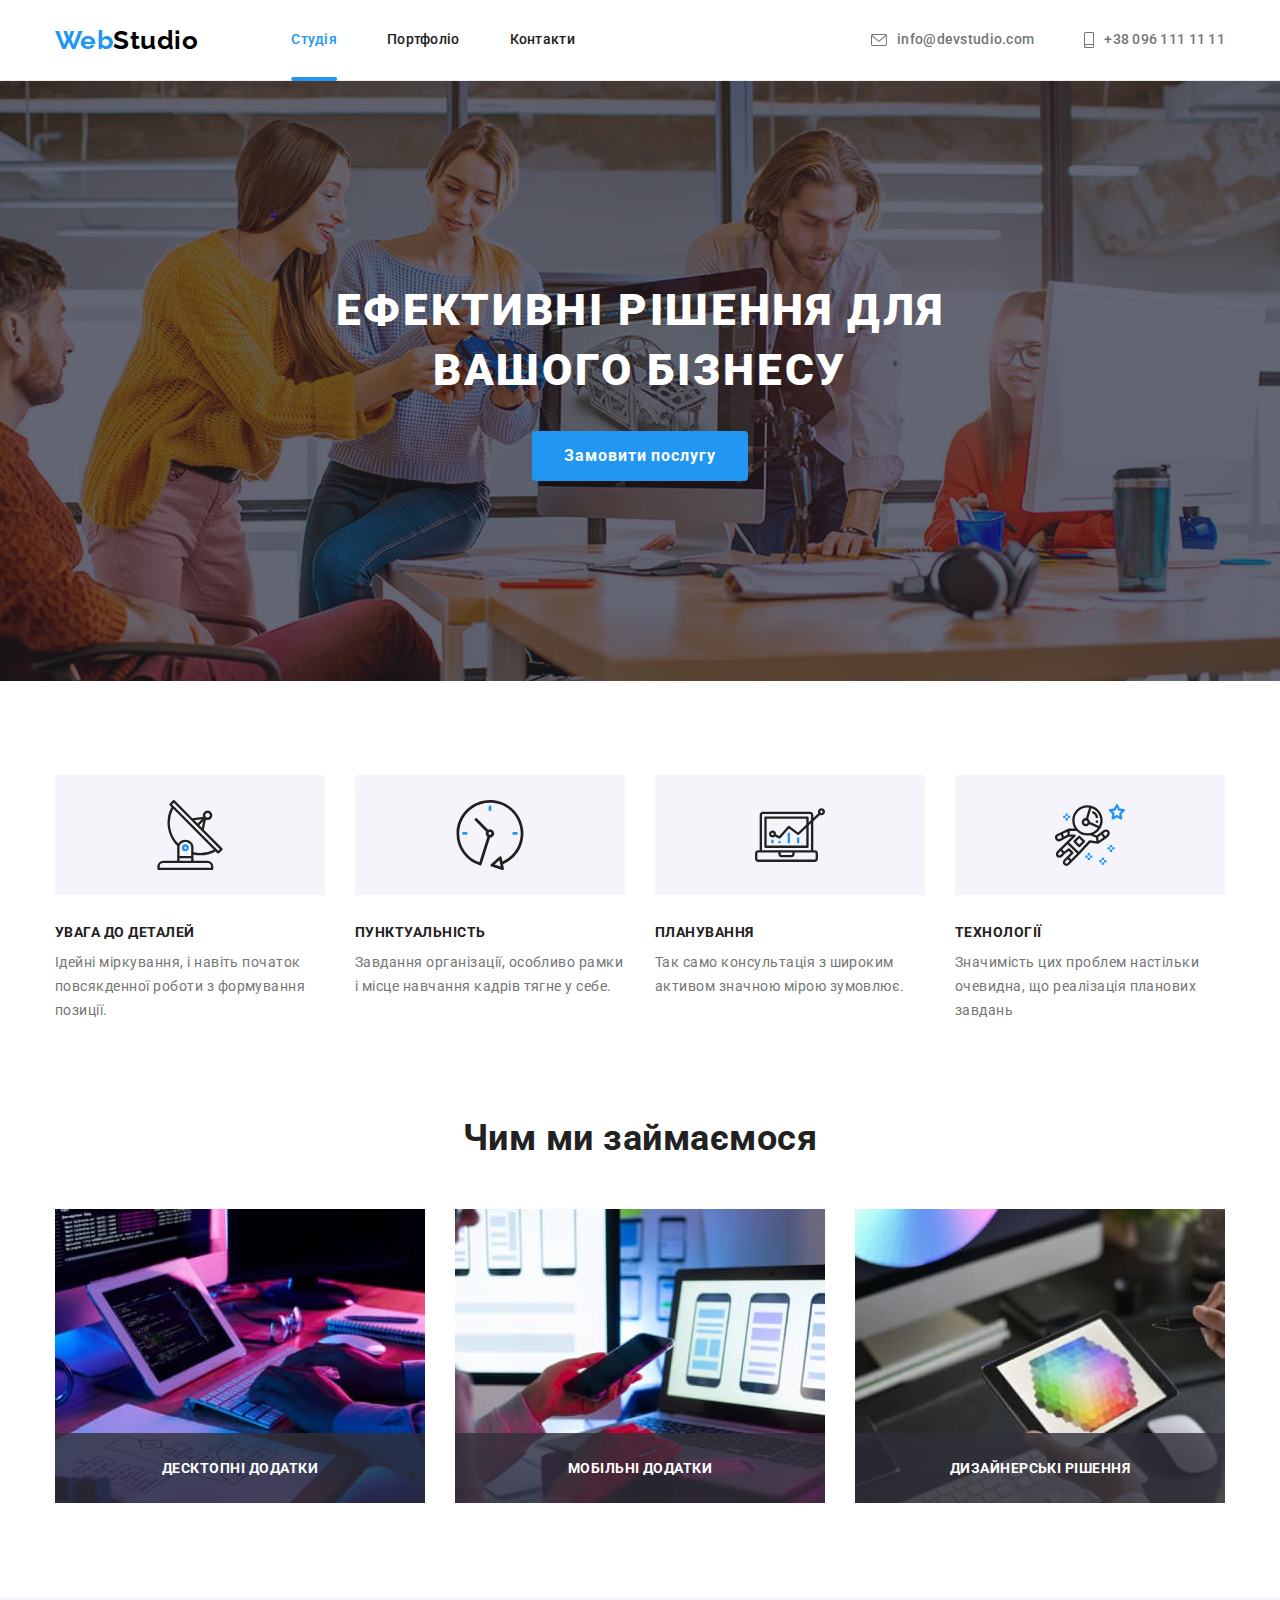
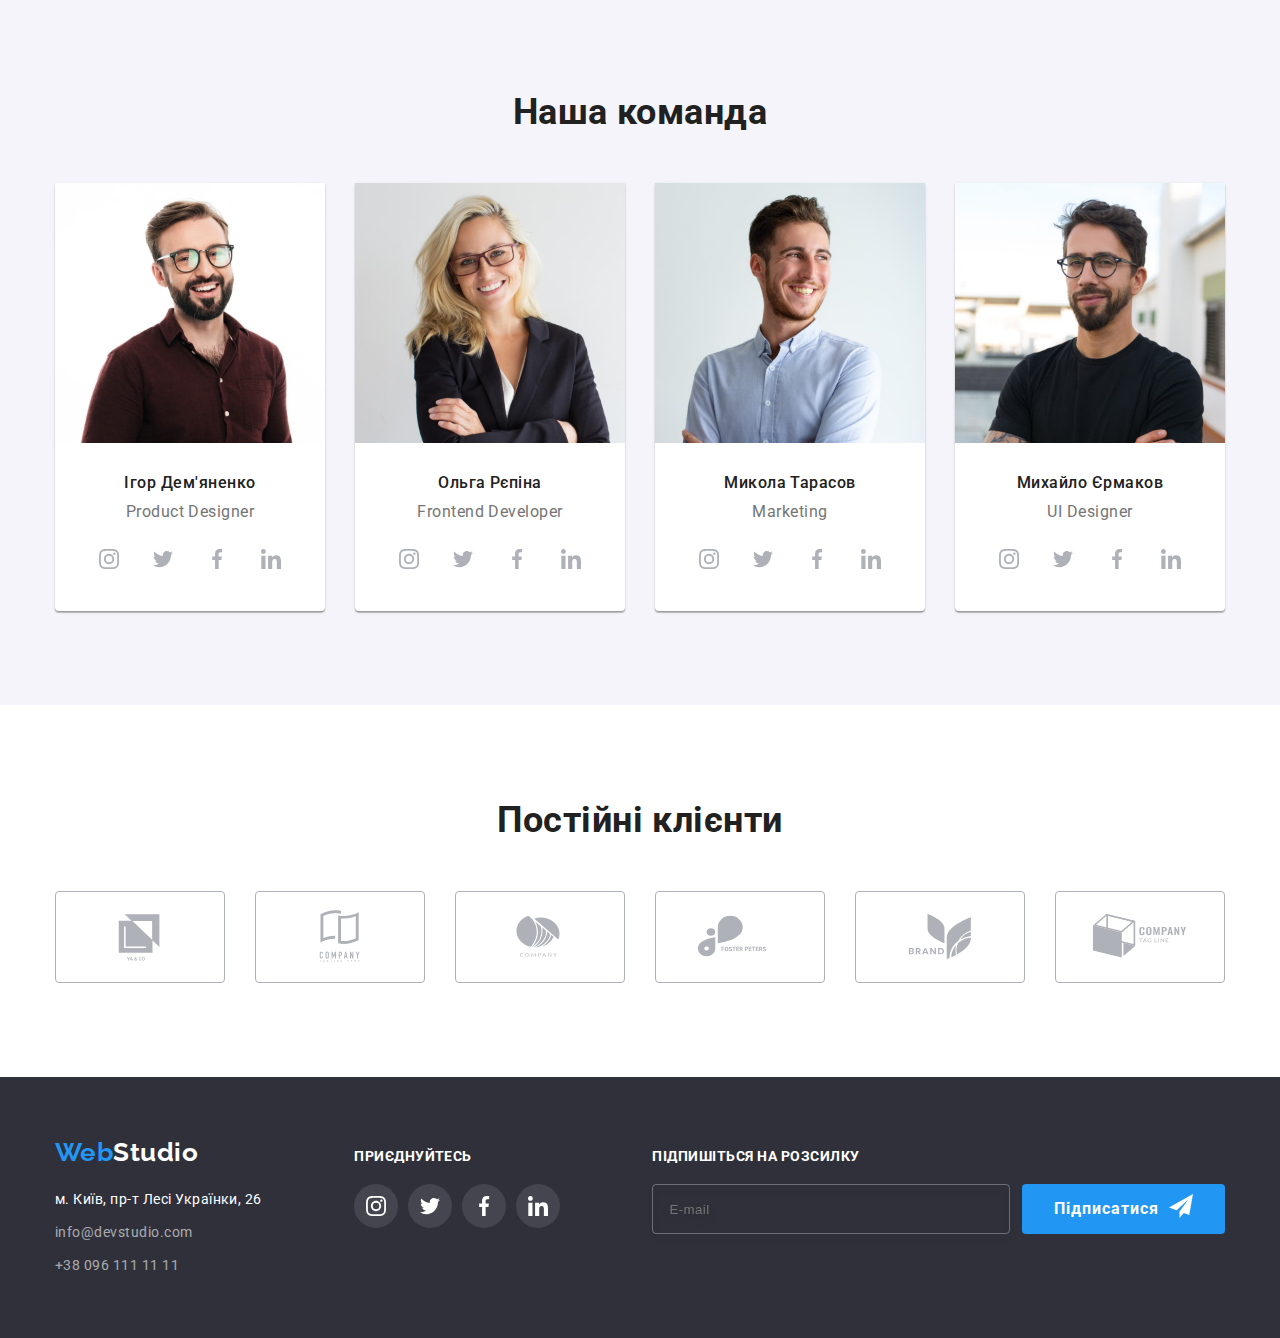
<file: index.html>
<!DOCTYPE html>
<html lang="uk">
  <head>
    <meta charset="UTF-8" />
    <meta
      http-equiv="X-UA-Compatible"
      content="IE=edge"
    />
    <meta
      name="viewport"
      content="width=device-width, initial-scale=1.0"
    />
    <title lang="en">WebStudio</title>
    <link
      href="https://fonts.googleapis.com/css2?family=Raleway:wght@700&family=Roboto:wght@400;500;700;900&display=swap"
      rel="stylesheet"
    />
    <link
      rel="stylesheet"
      href="https://cdnjs.cloudflare.com/ajax/libs/modern-normalize/1.1.0/modern-normalize.min.css"
      integrity="sha512-wpPYUAdjBVSE4KJnH1VR1HeZfpl1ub8YT/NKx4PuQ5NmX2tKuGu6U/JRp5y+Y8XG2tV+wKQpNHVUX03MfMFn9Q=="
      crossorigin="anonymous"
      referrerpolicy="no-referrer"
    />
    <link
      rel="stylesheet"
      href="./css/styles.css"
    />
  </head>
  <body>
    <!--Шапка сайту -->
    <header class="header">
      <div class="header-container container">
        <a
          class="logo"
          href="/"
          lang="en"
          >Web<span class="logo-black">Studio</span></a
        >
        <nav class="header-nav">
          <ul class="header-list list">
            <li class="item">
              <a
                href=""
                class="link current"
                >Студія</a
              >
            </li>
            <li class="item">
              <a
                href="./portfolio.html"
                class="link"
                >Портфоліо</a
              >
            </li>
            <li class="item">
              <a
                href=""
                class="link"
                >Контакти</a
              >
            </li>
          </ul>
        </nav>

        <ul class="contacts list">
          <li class="item">
            <a
              href="mailto:info@devstudio.com"
              class="contact"
            >
              <svg
                class="header-icon"
                width="16"
                height="12"
              >
                <use href="./images/icons.svg#icon-envelope"></use>
              </svg>
              info@devstudio.com</a
            >
          </li>
          <li class="item">
            <a
              href="tel:+380961111111"
              class="contact"
            >
              <svg
                class="header-icon"
                width="10"
                height="16"
              >
                <use href="./images/icons.svg#icon-smartphone"></use>
              </svg>
              +38 096 111 11 11</a
            >
          </li>
        </ul>
      </div>
    </header>

    <main>
      <!-- Герой -->

      <section class="hero">
        <h1 class="hero-title">Ефективні рішення для вашого бізнесу</h1>
        <button
          type="button"
          class="button primary"
          data-modal-open
        >
          Замовити послугу
        </button>
      </section>

      <!-- Переваги -->
      <section class="section feature">
        <div class="container">
          <h2 class="visually-hidden">Особливості</h2>

          <ul class="features list">
            <li class="item">
              <div class="feature-picture">
                <svg
                  class="feature-icon"
                  width="70"
                  height="70"
                >
                  <use href="./images/icons.svg#icon-antenna-1"></use>
                </svg>
              </div>
              <h3 class="title">Увага до деталей</h3>
              <p class="text">
                Ідейні міркування, і навіть початок повсякденної роботи з
                формування позиції.
              </p>
            </li>
            <li class="item">
              <div class="feature-picture">
                <svg
                  class="feature-icon"
                  width="70"
                  height="70"
                >
                  <use href="./images/icons.svg#icon-clock-1"></use>
                </svg>
              </div>
              <h3 class="title">Пунктуальність</h3>
              <p class="text">
                Завдання організації, особливо рамки і місце навчання кадрів
                тягне у себе.
              </p>
            </li>
            <li class="item">
              <div class="feature-picture">
                <svg
                  class="feature-icon"
                  width="70"
                  height="70"
                >
                  <use href="./images/icons.svg#icon-diagram-1"></use>
                </svg>
              </div>
              <h3 class="title">Планування</h3>
              <p class="text">
                Так само консультація з широким активом значною мірою зумовлює.
              </p>
            </li>
            <li class="item">
              <div class="feature-picture">
                <svg
                  class="feature-icon"
                  width="70"
                  height="70"
                >
                  <use href="./images/icons.svg#icon-astronaut-1"></use>
                </svg>
              </div>
              <h3 class="title">Технології</h3>
              <p class="text">
                Значимість цих проблем настільки очевидна, що реалізація
                планових завдань
              </p>
            </li>
          </ul>
        </div>
      </section>

      <!-- Чим ми займаємося -->
      <section class="section">
        <div class="container">
          <h2 class="section-title">Чим ми займаємося</h2>

          <ul class="activities list">
            <li class="item">
              <img
                src="./images/img1.jpg"
                alt="фото-1"
                width="370"
              />
              <div class="overlay">
                <p class="overlay-text">Десктопні додатки</p>
              </div>
            </li>
            <li class="item">
              <img
                src="./images/img2.jpg"
                alt="фото-2"
                width="370"
              />
              <div class="overlay">
                <p class="overlay-text">Мобільні додатки</p>
              </div>
            </li>
            <li class="item">
              <img
                src="./images/img3.jpg"
                alt="фото-3"
                width="370"
              />
              <div class="overlay">
                <p class="overlay-text">Дизайнерські рішення</p>
              </div>
            </li>
          </ul>
        </div>
      </section>

      <!-- Команда -->
      <section class="team-section section">
        <div class="container">
          <h2 class="section-title">Наша команда</h2>

          <ul class="team list">
            <li class="background">
              <img
                src="./images/igor_demyanenko.jpg"
                alt="Ігор Дем'яненко"
                width="270"
              />
              <div class="team-wrapper">
                <h3 class="title">Ігор Дем'яненко</h3>
                <p
                  lang="en"
                  class="text"
                >
                  Product Designer
                </p>
                <ul class="socials list">
                  <li class="socials-item">
                    <a
                      class="socials-link link"
                      href=""
                      target="_blank"
                      rel="noopener norefferer"
                      aria-label="Instagram icon"
                    >
                      <svg
                        class="socials-icon"
                        width="20"
                        height="20"
                      >
                        <use href="./images/icons.svg#icon-instagram-2"></use>
                      </svg>
                    </a>
                  </li>
                  <li class="socials-item">
                    <a
                      class="socials-link link"
                      href=""
                      target="_blank"
                      rel="noopener norefferer"
                      aria-label="Twitter icon"
                    >
                      <svg
                        class="socials-icon"
                        width="20"
                        height="20"
                      >
                        <use href="./images/icons.svg#icon-twitter-1"></use>
                      </svg>
                    </a>
                  </li>
                  <li class="socials-item">
                    <a
                      class="socials-link link"
                      href=""
                      target="_blank"
                      rel="noopener norefferer"
                      aria-label="Facebook icon"
                    >
                      <svg
                        class="socials-icon"
                        width="20"
                        height="20"
                      >
                        <use href="./images/icons.svg#icon-facebook-1"></use>
                      </svg>
                    </a>
                  </li>
                  <li class="socials-item">
                    <a
                      class="socials-link link"
                      href=""
                      target="_blank"
                      rel="noopener norefferer"
                      aria-label="Linkedin icon"
                    >
                      <svg
                        class="socials-icon"
                        width="20"
                        height="20"
                      >
                        <use href="./images/icons.svg#icon-linkedin-1"></use>
                      </svg>
                    </a>
                  </li>
                </ul>
              </div>
            </li>
            <li class="background">
              <img
                src="./images/olga_repina.jpg"
                alt="Ольга Рєпіна"
                width="270"
              />
              <div class="team-wrapper">
                <h3 class="title">Ольга Рєпіна</h3>
                <p
                  lang="en"
                  class="text"
                >
                  Frontend Developer
                </p>
                <ul class="socials list">
                  <li class="socials-item">
                    <a
                      class="socials-link link"
                      href=""
                      target="_blank"
                      rel="noopener norefferer"
                      aria-label="Instagram icon"
                    >
                      <svg
                        class="socials-icon"
                        width="20"
                        height="20"
                      >
                        <use href="./images/icons.svg#icon-instagram-2"></use>
                      </svg>
                    </a>
                  </li>
                  <li class="socials-item">
                    <a
                      class="socials-link link"
                      href=""
                      target="_blank"
                      rel="noopener norefferer"
                      aria-label="Twitter icon"
                    >
                      <svg
                        class="socials-icon"
                        width="20"
                        height="20"
                      >
                        <use href="./images/icons.svg#icon-twitter-1"></use>
                      </svg>
                    </a>
                  </li>
                  <li class="socials-item">
                    <a
                      class="socials-link link"
                      href=""
                      target="_blank"
                      rel="noopener norefferer"
                      aria-label="Facebook icon"
                    >
                      <svg
                        class="socials-icon"
                        width="20"
                        height="20"
                      >
                        <use href="./images/icons.svg#icon-facebook-1"></use>
                      </svg>
                    </a>
                  </li>
                  <li class="socials-item">
                    <a
                      class="socials-link link"
                      href=""
                      target="_blank"
                      rel="noopener norefferer"
                      aria-label="Linkedin icon"
                    >
                      <svg
                        class="socials-icon"
                        width="20"
                        height="20"
                      >
                        <use href="./images/icons.svg#icon-linkedin-1"></use>
                      </svg>
                    </a>
                  </li>
                </ul>
              </div>
            </li>
            <li class="background">
              <img
                src="./images/mykola_tarasov.jpg"
                alt="Микола Тарасов"
                width="270"
              />
              <div class="team-wrapper">
                <h3 class="title">Микола Тарасов</h3>
                <p
                  lang="en"
                  class="text"
                >
                  Marketing
                </p>
                <ul class="socials list">
                  <li class="socials-item">
                    <a
                      class="socials-link link"
                      href=""
                      target="_blank"
                      rel="noopener norefferer"
                      aria-label="Instagram icon"
                    >
                      <svg
                        class="socials-icon"
                        width="20"
                        height="20"
                      >
                        <use href="./images/icons.svg#icon-instagram-2"></use>
                      </svg>
                    </a>
                  </li>
                  <li class="socials-item">
                    <a
                      class="socials-link link"
                      href=""
                      target="_blank"
                      rel="noopener norefferer"
                      aria-label="Twitter icon"
                    >
                      <svg
                        class="socials-icon"
                        width="20"
                        height="20"
                      >
                        <use href="./images/icons.svg#icon-twitter-1"></use>
                      </svg>
                    </a>
                  </li>
                  <li class="socials-item">
                    <a
                      class="socials-link link"
                      href=""
                      target="_blank"
                      rel="noopener norefferer"
                      aria-label="Facebook icon"
                    >
                      <svg
                        class="socials-icon"
                        width="20"
                        height="20"
                      >
                        <use href="./images/icons.svg#icon-facebook-1"></use>
                      </svg>
                    </a>
                  </li>
                  <li class="socials-item">
                    <a
                      class="socials-link link"
                      href=""
                      target="_blank"
                      rel="noopener norefferer"
                      aria-label="Linkedin icon"
                    >
                      <svg
                        class="socials-icon"
                        width="20"
                        height="20"
                      >
                        <use href="./images/icons.svg#icon-linkedin-1"></use>
                      </svg>
                    </a>
                  </li>
                </ul>
              </div>
            </li>
            <li class="background">
              <img
                src="./images/myhaylo_yermakov.jpg"
                alt="Михайло Єрмаков"
                width="270"
              />
              <div class="team-wrapper">
                <h3 class="title">Михайло Єрмаков</h3>
                <p
                  lang="en"
                  class="text"
                >
                  UI Designer
                </p>
                <ul class="socials list">
                  <li class="socials-item">
                    <a
                      class="socials-link link"
                      href=""
                      target="_blank"
                      rel="noopener norefferer"
                      aria-label="Instagram icon"
                    >
                      <svg
                        class="socials-icon"
                        width="20"
                        height="20"
                      >
                        <use href="./images/icons.svg#icon-instagram-2"></use>
                      </svg>
                    </a>
                  </li>
                  <li class="socials-item">
                    <a
                      class="socials-link link"
                      href=""
                      target="_blank"
                      rel="noopener norefferer"
                      aria-label="Twitter icon"
                    >
                      <svg
                        class="socials-icon"
                        width="20"
                        height="20"
                      >
                        <use href="./images/icons.svg#icon-twitter-1"></use>
                      </svg>
                    </a>
                  </li>
                  <li class="socials-item">
                    <a
                      class="socials-link link"
                      href=""
                      target="_blank"
                      rel="noopener norefferer"
                      aria-label="Facebook icon"
                    >
                      <svg
                        class="socials-icon"
                        width="20"
                        height="20"
                      >
                        <use href="./images/icons.svg#icon-facebook-1"></use>
                      </svg>
                    </a>
                  </li>
                  <li class="socials-item">
                    <a
                      class="socials-link link"
                      href=""
                      target="_blank"
                      rel="noopener norefferer"
                      aria-label="Linkedin icon"
                    >
                      <svg
                        class="socials-icon"
                        width="20"
                        height="20"
                      >
                        <use href="./images/icons.svg#icon-linkedin-1"></use>
                      </svg>
                    </a>
                  </li>
                </ul>
              </div>
            </li>
          </ul>
        </div>
      </section>

      <!-- Постійні клієнти -->
      <section class="clients-section section">
        <div class="container">
          <h2 class="section-title">Постійні клієнти</h2>

          <ul class="clients list">
            <li class="clients-item">
              <a
                class="clients-link link"
                href=""
                target="_blank"
                rel="noopener norefferer"
                aria-label="Company-1"
              >
                <svg
                  class="clients-icon"
                  width="106"
                  height="60"
                >
                  <use href="./images/icons.svg#icon-Logo"></use>
                </svg>
              </a>
            </li>
            <li class="clients-item">
              <a
                class="clients-link link"
                href=""
                target="_blank"
                rel="noopener norefferer"
                aria-label="Company-2"
              >
                <svg
                  class="clients-icon"
                  width="106"
                  height="60"
                >
                  <use href="./images/icons.svg#icon-Logo2"></use>
                </svg>
              </a>
            </li>
            <li class="clients-item">
              <a
                class="clients-link link"
                href=""
                target="_blank"
                rel="noopener norefferer"
                aria-label="Company-3"
              >
                <svg
                  class="clients-icon"
                  width="106"
                  height="60"
                >
                  <use href="./images/icons.svg#icon-Logo3"></use>
                </svg>
              </a>
            </li>
            <li class="clients-item">
              <a
                class="clients-link link"
                href=""
                target="_blank"
                rel="noopener norefferer"
                aria-label="Company-4"
              >
                <svg
                  class="clients-icon"
                  width="106"
                  height="60"
                >
                  <use href="./images/icons.svg#icon-Logo4"></use>
                </svg>
              </a>
            </li>
            <li class="clients-item">
              <a
                class="clients-link link"
                href=""
                target="_blank"
                rel="noopener norefferer"
                aria-label="Company-5"
              >
                <svg
                  class="clients-icon"
                  width="106"
                  height="60"
                >
                  <use href="./images/icons.svg#icon-Logo5"></use>
                </svg>
              </a>
            </li>
            <li class="clients-item">
              <a
                class="clients-link link"
                href=""
                target="_blank"
                rel="noopener norefferer"
                aria-label="Company-6"
              >
                <svg
                  class="clients-icon"
                  width="106"
                  height="60"
                >
                  <use href="./images/icons.svg#icon-Logo6"></use>
                </svg>
              </a>
            </li>
          </ul>
        </div>
      </section>
    </main>

    <!-- Футер -->
    <footer class="footer">
      <div class="footer-container container">
        <div class="footer-main">
          <a
            class="logo"
            href="/"
            lang="en"
            >Web<span class="logo-white">Studio</span></a
          >
          <address>
            <ul class="list">
              <li class="footer-contacts">
                <a
                  href="https://goo.gl/maps/eDqH51peNd15KizH9"
                  target="_blank"
                  class="address"
                  rel="noopener norefferer nofollow"
                  >м. Київ, пр-т Лесі Українки, 26</a
                >
              </li>
              <li class="footer-contacts">
                <a
                  href="mailto:info@devstudio.com"
                  class="link"
                >
                  info@devstudio.com</a
                >
              </li>
              <li class="footer-contacts">
                <a
                  href="tel:+380961111111"
                  class="link"
                >
                  +38 096 111 11 11</a
                >
              </li>
            </ul>
          </address>
        </div>
        <div class="footer-socials">
          <p class="footer-join">Приєднуйтесь</p>
          <ul class="socials list">
            <li class="footer-socials-item">
              <a
                class="footer-socials-link link"
                href=""
                target="_blank"
                rel="noopener norefferer"
                aria-label="Instagram icon"
              >
                <svg
                  class="socials-icon"
                  width="20"
                  height="20"
                >
                  <use href="./images/icons.svg#icon-instagram-2"></use>
                </svg>
              </a>
            </li>
            <li class="footer-socials-item">
              <a
                class="footer-socials-link link"
                href=""
                target="_blank"
                rel="noopener norefferer"
                aria-label="Twitter icon"
              >
                <svg
                  class="socials-icon"
                  width="20"
                  height="20"
                >
                  <use href="./images/icons.svg#icon-twitter-1"></use>
                </svg>
              </a>
            </li>
            <li class="footer-socials-item">
              <a
                class="footer-socials-link link"
                href=""
                target="_blank"
                rel="noopener norefferer"
                aria-label="Facebook icon"
              >
                <svg
                  class="socials-icon"
                  width="20"
                  height="20"
                >
                  <use href="./images/icons.svg#icon-facebook-1"></use>
                </svg>
              </a>
            </li>
            <li class="footer-socials-item">
              <a
                class="footer-socials-link link"
                href=""
                target="_blank"
                rel="noopener norefferer"
                aria-label="Linkedin icon"
              >
                <svg
                  class="socials-icon"
                  width="20"
                  height="20"
                >
                  <use href="./images/icons.svg#icon-linkedin-1"></use>
                </svg>
              </a>
            </li>
          </ul>
        </div>
        <div class="container-subscribe">
          <p class="footer-subscribe">Підпишіться на розсилку</p>
          <form
            name="subscribe"
            action=""
          >
            <div class="subscribe-group">
              <input
                class="email-input"
                type="email"
                name="user_email"
                placeholder="E-mail"
              />
              <button
                class="button email-btn"
                type="submit"
                aria-label="Підписатися"
              >
                Підписатися
                <svg
                  class="button-icon"
                  width="24"
                  height="24"
                >
                  <use href="./images/icons.svg#icon-icon-send"></use>
                </svg>
              </button>
            </div>
          </form>
        </div>
      </div>
    </footer>

    <!-- Modal window -->
    <div
      class="backdrop is-hidden"
      data-modal
    >
      <div class="modal">
        <button
          class="modal-btn"
          data-modal-close
        >
          <svg
            class="modal-icon"
            width="18"
            height="18"
          >
            <use href="./images/icons.svg#icon-close-black"></use>
          </svg>
        </button>
        <strong class="modal-label"
          >Залиште свої дані, ми вам передзвонимо</strong
        >
        <form
          class="modal-form"
          name="modal_form"
        >
          <div
            class="modal-form-group"
            role="group"
          >
            <label
              class="modal-form-label"
              for="user_name"
              >Ім'я</label
            >
            <div class="modal-form-wrapper">
              <input
                class="modal-form-field"
                type="text"
                name="user_name"
                id="user_name"
              />
              <svg
                class="modal-form-icon"
                width="18"
                height="18"
              >
                <use href="./images/icons.svg#icon-person"></use>
              </svg>
            </div>

            <label
              class="modal-form-label"
              for="user_phone"
              >Телефон</label
            >
            <div class="modal-form-wrapper">
              <input
                class="modal-form-field"
                type="tel"
                name="user_phone"
                id="user_phone"
              />
              <svg
                class="modal-form-icon"
                width="18"
                height="18"
              >
                <use href="./images/icons.svg#icon-phone"></use>
              </svg>
            </div>

            <label
              class="modal-form-label"
              for="user_email"
              >Пошта</label
            >
            <div class="modal-form-wrapper">
              <input
                class="modal-form-field"
                type="email"
                name="user_email"
                id="user_email"
              />
              <svg
                class="modal-form-icon"
                width="18"
                height="18"
              >
                <use href="./images/icons.svg#icon-email"></use>
              </svg>
            </div>

            <label
              class="modal-form-label"
              for="user_message"
              >Коментар</label
            >
            <textarea
              class="modal-form-message"
              name="user_message"
              id="user_message"
              rows="7"
              placeholder="Введіть текст"
            ></textarea>
          </div>

          <div
            class="modal-form-agreement"
            role="group"
          >
            <input
              class="modal-form-checkbox"
              type="checkbox"
              id="user_agreement"
            />
            <label
              class="modal-form-agreement-desc"
              for="user_agreement"
              >Погоджуюся з розсилкою та приймаю
              <a
                class="modal-form-agreement-link"
                href=""
                >Умови договору</a
              ></label
            >
          </div>
          <button
            class="modal-form-btn button"
            type="submit"
          >
            Відправити
          </button>
        </form>
      </div>
    </div>

    <script src="./js/modal.js"></script>
  </body>
</html>
</file>
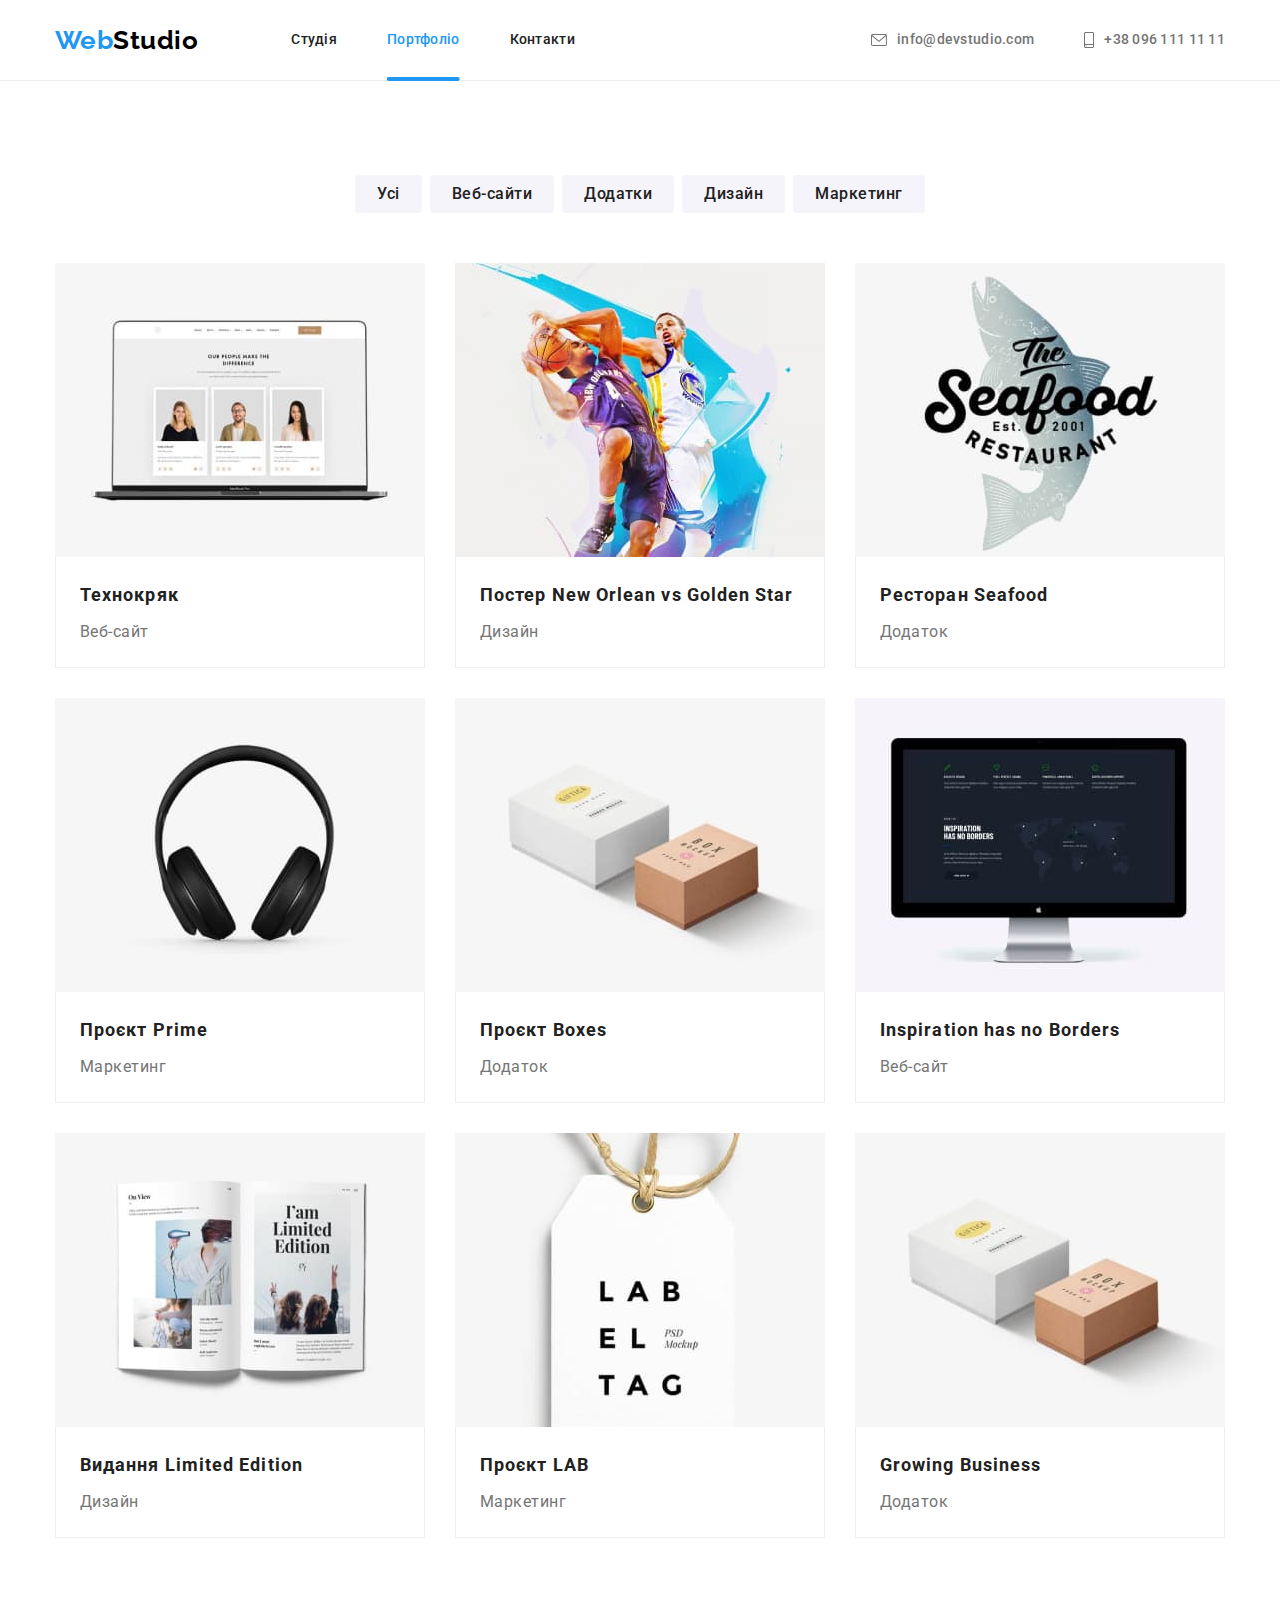
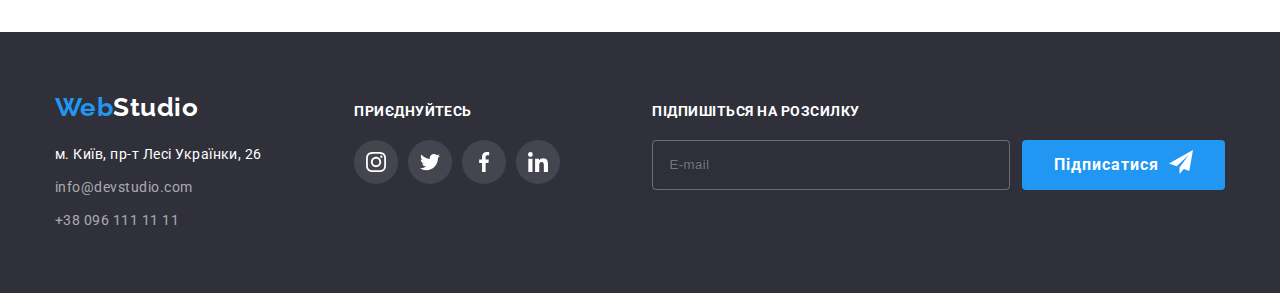
<file: portfolio.html>
<!DOCTYPE html>
<html lang="uk">
  <head>
    <meta charset="UTF-8" />
    <meta
      http-equiv="X-UA-Compatible"
      content="IE=edge"
    />
    <meta
      name="viewport"
      content="width=device-width, initial-scale=1.0"
    />
    <title lang="en">Portfolio</title>
    <link
      href="https://fonts.googleapis.com/css2?family=Raleway:wght@700&family=Roboto:wght@400;500;700;900&display=swap"
      rel="stylesheet"
    />
    <link
      rel="stylesheet"
      href="https://cdnjs.cloudflare.com/ajax/libs/modern-normalize/1.1.0/modern-normalize.min.css"
      integrity="sha512-wpPYUAdjBVSE4KJnH1VR1HeZfpl1ub8YT/NKx4PuQ5NmX2tKuGu6U/JRp5y+Y8XG2tV+wKQpNHVUX03MfMFn9Q=="
      crossorigin="anonymous"
      referrerpolicy="no-referrer"
    />
    <link
      rel="stylesheet"
      href="./css/styles.css"
    />
  </head>
  <body>
    <!--Шапка сайту -->
    <header class="header">
      <div class="header-container container">
        <a
          class="logo"
          href="/"
          lang="en"
          >Web<span class="logo-black">Studio</span></a
        >
        <nav class="header-nav">
          <ul class="header-list list">
            <li class="item">
              <a
                href="./index.html"
                class="link"
                >Студія</a
              >
            </li>
            <li class="item">
              <a
                href=""
                class="link current"
                >Портфоліо</a
              >
            </li>
            <li class="item">
              <a
                href=""
                class="link"
                >Контакти</a
              >
            </li>
          </ul>
        </nav>

        <ul class="contacts list">
          <li class="item">
            <a
              href="mailto:info@devstudio.com"
              class="contact"
            >
              <svg
                class="header-icon"
                width="16"
                height="12"
              >
                <use href="./images/icons.svg#icon-envelope"></use>
              </svg>
              info@devstudio.com</a
            >
          </li>
          <li class="item">
            <a
              href="tel:+380961111111"
              class="contact"
            >
              <svg
                class="header-icon"
                width="10"
                height="16"
              >
                <use href="./images/icons.svg#icon-smartphone"></use>
              </svg>
              +38 096 111 11 11</a
            >
          </li>
        </ul>
      </div>
    </header>

    <main>
      <section class="section">
        <div class="container">
          <h1 class="visually-hidden">Наші проекти</h1>
          <!-- Фільтр -->
          <ul class="filter list">
            <li class="item">
              <button
                class="button"
                type="button"
              >
                Усі
              </button>
            </li>
            <li class="item">
              <button
                class="button"
                type="button"
              >
                Веб-сайти
              </button>
            </li>
            <li class="item">
              <button
                class="button"
                type="button"
              >
                Додатки
              </button>
            </li>
            <li class="item">
              <button
                class="button"
                type="button"
              >
                Дизайн
              </button>
            </li>
            <li class="item">
              <button
                class="button"
                type="button"
              >
                Маркетинг
              </button>
            </li>
          </ul>

          <!-- Портфоліо -->

          <ul class="projects list">
            <li class="element">
              <a
                href=""
                class="project"
              >
                <div class="project-image">
                  <img
                    src="./images/portfolio1.jpg"
                    alt="Технокряк"
                    width="370"
                  />
                  <div class="overlay-project">
                    <p class="overlay-project-text">
                      Ресурс пропонує комплексні пропозиції з різним рівнем
                      функціоналу та сервісів. Все це дозволить відвідувачу
                      отримати вичерпні відомості про компанію чи приватну
                      особу.
                    </p>
                  </div>
                </div>
                <div class="project-wrapper">
                  <h2 class="title">Технокряк</h2>
                  <p class="text">Веб-сайт</p>
                </div>
              </a>
            </li>
            <li class="element">
              <a
                href=""
                class="project"
              >
                <div class="project-image">
                  <img
                    src="./images/portfolio2.jpg"
                    alt="Постер New Orlean vs Golden Star"
                    width="370"
                  />
                  <div class="overlay-project">
                    <p class="overlay-project-text">
                      Ресурс пропонує комплексні пропозиції з різним рівнем
                      функціоналу та сервісів. Все це дозволить відвідувачу
                      отримати вичерпні відомості про компанію чи приватну
                      особу.
                    </p>
                  </div>
                </div>
                <div class="project-wrapper">
                  <h2 class="title">Постер New Orlean vs Golden Star</h2>
                  <p class="text">Дизайн</p>
                </div>
              </a>
            </li>
            <li class="element">
              <a
                href=""
                class="project"
              >
                <div class="project-image">
                  <img
                    src="./images/portfolio3.jpg"
                    alt="Ресторан Seafood"
                    width="370"
                  />
                  <div class="overlay-project">
                    <p class="overlay-project-text">
                      Ресурс пропонує комплексні пропозиції з різним рівнем
                      функціоналу та сервісів. Все це дозволить відвідувачу
                      отримати вичерпні відомості про компанію чи приватну
                      особу.
                    </p>
                  </div>
                </div>
                <div class="project-wrapper">
                  <h2 class="title">Ресторан Seafood</h2>
                  <p class="text">Додаток</p>
                </div>
              </a>
            </li>
            <li class="element">
              <a
                href=""
                class="project"
              >
                <div class="project-image">
                  <img
                    src="./images/portfolio4.jpg"
                    alt="Проєкт Prime"
                    width="370"
                  />
                  <div class="overlay-project">
                    <p class="overlay-project-text">
                      Ресурс пропонує комплексні пропозиції з різним рівнем
                      функціоналу та сервісів. Все це дозволить відвідувачу
                      отримати вичерпні відомості про компанію чи приватну
                      особу.
                    </p>
                  </div>
                </div>
                <div class="project-wrapper">
                  <h2 class="title">Проєкт Prime</h2>
                  <p class="text">Маркетинг</p>
                </div>
              </a>
            </li>
            <li class="element">
              <a
                href=""
                class="project"
              >
                <div class="project-image">
                  <img
                    src="./images/portfolio5.jpg"
                    alt="Проєкт Boxes"
                    width="370"
                  />
                  <div class="overlay-project">
                    <p class="overlay-project-text">
                      Ресурс пропонує комплексні пропозиції з різним рівнем
                      функціоналу та сервісів. Все це дозволить відвідувачу
                      отримати вичерпні відомості про компанію чи приватну
                      особу.
                    </p>
                  </div>
                </div>
                <div class="project-wrapper">
                  <h2 class="title">Проєкт Boxes</h2>
                  <p class="text">Додаток</p>
                </div>
              </a>
            </li>
            <li class="element">
              <a
                href=""
                class="project"
              >
                <div class="project-image">
                  <img
                    src="./images/portfolio6.jpg"
                    alt="Inspiration has no Borders"
                    width="370"
                  />
                  <div class="overlay-project">
                    <p class="overlay-project-text">
                      Ресурс пропонує комплексні пропозиції з різним рівнем
                      функціоналу та сервісів. Все це дозволить відвідувачу
                      отримати вичерпні відомості про компанію чи приватну
                      особу.
                    </p>
                  </div>
                </div>
                <div class="project-wrapper">
                  <h2
                    class="title"
                    lang="en"
                  >
                    Inspiration has no Borders
                  </h2>
                  <p class="text">Веб-сайт</p>
                </div>
              </a>
            </li>
            <li class="element">
              <a
                href=""
                class="project"
              >
                <div class="project-image">
                  <img
                    src="./images/portfolio7.jpg"
                    alt="Видання Limited Edition"
                    width="370"
                  />
                  <div class="overlay-project">
                    <p class="overlay-project-text">
                      Ресурс пропонує комплексні пропозиції з різним рівнем
                      функціоналу та сервісів. Все це дозволить відвідувачу
                      отримати вичерпні відомості про компанію чи приватну
                      особу.
                    </p>
                  </div>
                </div>
                <div class="project-wrapper">
                  <h2 class="title">Видання Limited Edition</h2>
                  <p class="text">Дизайн</p>
                </div>
              </a>
            </li>
            <li class="element">
              <a
                href=""
                class="project"
              >
                <div class="project-image">
                  <img
                    src="./images/portfolio8.jpg"
                    alt="Проєкт LAB"
                    width="370"
                  />
                  <div class="overlay-project">
                    <p class="overlay-project-text">
                      Ресурс пропонує комплексні пропозиції з різним рівнем
                      функціоналу та сервісів. Все це дозволить відвідувачу
                      отримати вичерпні відомості про компанію чи приватну
                      особу.
                    </p>
                  </div>
                </div>
                <div class="project-wrapper">
                  <h2 class="title">Проєкт LAB</h2>
                  <p class="text">Маркетинг</p>
                </div>
              </a>
            </li>
            <li class="element">
              <a
                href=""
                class="project"
              >
                <div class="project-image">
                  <img
                    src="./images/portfolio5.jpg"
                    alt="Growing Business"
                    width="370"
                  />
                  <div class="overlay-project">
                    <p class="overlay-project-text">
                      Ресурс пропонує комплексні пропозиції з різним рівнем
                      функціоналу та сервісів. Все це дозволить відвідувачу
                      отримати вичерпні відомості про компанію чи приватну
                      особу.
                    </p>
                  </div>
                </div>
                <div class="project-wrapper">
                  <h2
                    class="title"
                    lang="en"
                  >
                    Growing Business
                  </h2>
                  <p class="text">Додаток</p>
                </div>
              </a>
            </li>
          </ul>
        </div>
      </section>
    </main>

    <!-- Футер -->
    <!-- Футер -->
    <footer class="footer">
      <div class="footer-container container">
        <div class="footer-main">
          <a
            class="logo"
            href="/"
            lang="en"
            >Web<span class="logo-white">Studio</span></a
          >
          <address>
            <ul class="list">
              <li class="footer-contacts">
                <a
                  href="https://goo.gl/maps/eDqH51peNd15KizH9"
                  target="_blank"
                  class="address"
                  rel="noopener norefferer nofollow"
                  >м. Київ, пр-т Лесі Українки, 26</a
                >
              </li>
              <li class="footer-contacts">
                <a
                  href="mailto:info@devstudio.com"
                  class="link"
                >
                  info@devstudio.com</a
                >
              </li>
              <li class="footer-contacts">
                <a
                  href="tel:+380961111111"
                  class="link"
                >
                  +38 096 111 11 11</a
                >
              </li>
            </ul>
          </address>
        </div>
        <div class="footer-socials">
          <p class="footer-join">Приєднуйтесь</p>
          <ul class="socials list">
            <li class="footer-socials-item">
              <a
                class="footer-socials-link link"
                href=""
                target="_blank"
                rel="noopener norefferer"
                aria-label="Instagram icon"
              >
                <svg
                  class="socials-icon"
                  width="20"
                  height="20"
                >
                  <use href="./images/icons.svg#icon-instagram-2"></use>
                </svg>
              </a>
            </li>
            <li class="footer-socials-item">
              <a
                class="footer-socials-link link"
                href=""
                target="_blank"
                rel="noopener norefferer"
                aria-label="Twitter icon"
              >
                <svg
                  class="socials-icon"
                  width="20"
                  height="20"
                >
                  <use href="./images/icons.svg#icon-twitter-1"></use>
                </svg>
              </a>
            </li>
            <li class="footer-socials-item">
              <a
                class="footer-socials-link link"
                href=""
                target="_blank"
                rel="noopener norefferer"
                aria-label="Facebook icon"
              >
                <svg
                  class="socials-icon"
                  width="20"
                  height="20"
                >
                  <use href="./images/icons.svg#icon-facebook-1"></use>
                </svg>
              </a>
            </li>
            <li class="footer-socials-item">
              <a
                class="footer-socials-link link"
                href=""
                target="_blank"
                rel="noopener norefferer"
                aria-label="Linkedin icon"
              >
                <svg
                  class="socials-icon"
                  width="20"
                  height="20"
                >
                  <use href="./images/icons.svg#icon-linkedin-1"></use>
                </svg>
              </a>
            </li>
          </ul>
        </div>
        <div class="container-subscribe">
          <p class="footer-subscribe">Підпишіться на розсилку</p>
          <form
            name="subscribe"
            action=""
          >
            <div class="subscribe-group">
              <input
                class="email-input"
                type="email"
                name="user_email"
                placeholder="E-mail"
              />
              <button
                class="button email-btn"
                type="submit"
                aria-label="Підписатися"
              >
                Підписатися
                <svg
                  class="button-icon"
                  width="24"
                  height="24"
                >
                  <use href="./images/icons.svg#icon-icon-send"></use>
                </svg>
              </button>
            </div>
          </form>
        </div>
      </div>
    </footer>
  </body>
</html>
</file>
<file: css/styles.css>
/* Accent color #2196F3 */
/* logo black #000000 */
/* background header #FFFFFF */
/* background color white #F5F5F5 */
/* bacground color grey #F5F4FA */

/* title color  #212121 */
/* text color #757575 */

/* footer background color #2F303A */
/*  footer white #FFFFFF */
/* footer contacts  rgba(255, 255, 255, 0.6) */


:root {
  --black-logo: #000000;
  --primary-bgc: #FFFFFF;
  --primary-text-color: #757575;
  --title-text-color: #212121;
  --accent-color: #2196F3;
  --footer-contacts-color: rgba(255, 255, 255, 0.6);
  --footer-socials-bgc: rgba(255, 255, 255, 0.1);
  --footer-bgc: #2F303A;
  --button-bgc: #F5F4FA;
  --header-border: #ECECEC;
  --portfolio-border: #EEEEEE;
  --socials-color: #AFB1B8;
  --features-icon-color: #F5F4FA;
  --anim-fast: 250ms cubic-bezier(0.4, 0, 0.2, 1);
  --indent: 30px;
  --items: 3;
  
}

html {
  box-sizing: border-box;
  }

*, *::before, *::after {
  box-sizing: inherit;
}

body {
  margin: 0;
  background-color: var(--primary-bgc);
  color: var(--primary-text-color);
  font-family: Roboto, sans-serif;
  letter-spacing: 0.03em;
  
}

h1, h2, h3,h4, h5, h6, p, ul {
  margin: 0;
  padding: 0;

}

img {
  display: block;
  max-width: 100%;
  height: auto;
}


.list {
  list-style: none;
  margin: 0;
  padding: 0;
}

.container {
  margin-top: 0;
  margin-bottom: 0;
  margin-left: auto;
  margin-right: auto;
  width: 1200px;
  padding-left: 15px;
  padding-right: 15px;
}

/* ---Header--- */

.header-container {
  display: flex;
  align-items: center;
}

.header {
  border-bottom: 1px solid var(--header-border);
 }

/* Logo */
.logo {
  margin-right: 93px;
  
  color: var(--accent-color);
  text-decoration: none;
  font-family: Raleway, sans-serif;
  font-weight: 700;
  font-size: 26px;
  line-height: 1.19;
  
}
.logo-black {
  color: var(--black-logo);
}

/* Header nav */

.header-nav {
  margin-right: auto;
}

.header-list {
  display: flex;
  align-items: center;
  gap: 50px;
}

.contacts {
  display: flex;
  gap: 50px;
}

.header-list .link,
.contacts .contact {
  display: flex;
  position: relative;
  padding-top: 32px;
  padding-bottom: 32px;
 
  color: var(--title-text-color);
  text-decoration: none;
  font-weight: 500;
  font-size: 14px;
  line-height: 1.14;
  letter-spacing: 0.02em;
  
  transition: color var(--anim-fast);
}

.contacts .contact {
  color: var(--primary-text-color);
  gap: 10px;
  align-items: center;
}

.header-list .link.current {
  color: var(--accent-color);
  /* text-decoration: none; */
}

.header-icon {
  fill: currentColor;
}

.header-list .link:hover,
.header-list .link:focus,
.contacts .contact:hover,
.contacts .contact:focus {
  color: var(--accent-color);
}

.header-list .link.current::after {
  content: '';
  position:absolute;
  left: 50%;
  bottom: -1px;

  transform: translate(-50%);

  display: block;
  width: 100%;
  height: 4px;

  border-radius: 2px;

  background-color: var(--accent-color);

  /* opacity: 0; */
}

/* .header-list .link.current:hover::after,
.header-list .link.current:focus::after {
  opacity: 1;
} */

/* Hero */
.hero {
  max-width: 1600px;
  margin: 0 auto;
  padding: 200px 0;
  background-color: var(--footer-bgc);

  background-image: linear-gradient(
  to right,  
  rgba(47, 48, 58, 0.4), rgba(47, 48, 58, 0.4)),
  url(../images/hero-bg-photo.jpg);
  background-repeat: no-repeat;
  background-position: center;

  

  }

.hero-title {
  width: 696px;
  margin: 0 auto 30px;
  
  color: var(--primary-bgc);
  font-weight: 900;
  font-size: 44px;
  line-height: 1.36;
  text-align: center;
  letter-spacing: 0.06em;
  text-transform: uppercase;
 }

.button.primary {
  display: block;
  margin: 0 auto;
  

  color: var(--primary-bgc);
  background-color: var(--accent-color);
  font-weight: 700;
  font-size: 16px;
  line-height: 1.88;
  text-align: center;
  letter-spacing: 0.06em;
  padding: 10px 32px;
  min-width: 216px;
}


/* Section titles */

.section {
  padding-top: 94px;
  padding-bottom: 94px;
}

.section-title {
  color:var(--title-text-color);
  font-size: 36px;
  line-height: 1.17;
  text-align: center;
  margin-bottom: 50px;
}

.visually-hidden {
  position: absolute;
  white-space: nowrap;
  width: 1px;
  height: 1px;
  overflow: hidden;
  border: 0;
  padding: 0;
  clip: rect(0 0 0 0);
  clip-path: inset(50%);
  margin: -1px;
}

/* Features */
.section .features {
  padding-bottom: 0;
}

.section.feature {
  padding-bottom: 0;
}

.features {
  display: flex;
}

.feature-picture {
  display: flex;
  margin-bottom: 30px;
  justify-content: center;
  align-items: center;
  width: 270px;
  height: 120px;

  background-color: var(--features-icon-color);
}

.features .item {
  width: 270px;
}

.features .item:not(:last-child) {
  margin-right: 30px;
}

.features .title {
  color:var(--title-text-color);
  font-size: 14px;
  line-height: 1.14;
  text-transform: uppercase;
  margin-bottom: 10px;
}

.features .text {
  font-size: 14px;
  line-height: 1.71;
}

/* Activities */
.activities {
  display: flex;
  gap: var(--indent);
}

.activities .item {
  position: relative;
}

.overlay {
  position: absolute;
  bottom: 0;

  display: flex;
  justify-content: center;
  align-items: center;


  width: 100%;
  height: 70px;

  background-color: rgba(47, 48, 58, 0.8);
}

.overlay-text {
  text-align: center;
  text-transform: uppercase;

  color:#FFFFFF;
  font-weight: 700;
  font-size: 14px;
  line-height: calc(16/14);
}

/* Team */
.team-section {
  background-color: var(--button-bgc);
}

.team {
  display: flex;
  flex-wrap: wrap;
  gap: var(--indent);
}
  
.team .background {
  background-color: var(--primary-bgc);
  box-shadow: 0px 1px 3px rgba(0, 0, 0, 0.12), 0px 1px 1px rgba(0, 0, 0, 0.14), 0px 2px 1px rgba(0, 0, 0, 0.2);
  border-radius: 0px 0px 4px 4px;
}

.team-wrapper {
  padding: 30px 0;
}

.team .title {
  margin-bottom: 10px;
  color:var(--title-text-color);
  font-weight: 500;
  font-size: 16px;
  line-height: 1.19;
  text-align: center;
}

.team .text {
  margin-bottom: 16px;
  font-size: 16px;
  line-height: 1.19;
  text-align: center;
}

.socials {
  display: flex;
  justify-content: center;
  align-items: center;
  gap: 10px;
}

.socials-item {
  width: 44px;
  height: 44px;
}

.socials-link {
  display: flex;
  justify-content: center;
  align-items: center;
  width: 100%;
  height: 100%;
  border-radius: 50%;
  background-color: var(--primary-bgc);
  color: var(--socials-color);

  transition: color var(--anim-fast), background-color var(--anim-fast);
}

.socials-link:hover,
.socials-link:focus {
  background-color: var(--accent-color);
  color: var(--primary-bgc);
}

.socials-icon {
  fill: currentColor;
}

/* ---Clients--- */
.clients {
  display: flex;
  justify-content: center;
  gap: 30px;
}

.clients-item {
  width: 170px;
  height: 92px;
}

.clients-link {
  display: flex;
  justify-content: center;
  align-items:center;
  width: 100%;
  height: 100%;
  border: 1px solid var(--socials-color);
  border-radius: 4px;
  background-color: var(--primary-bgc);
  color: var(--socials-color);

  transition: color var(--anim-fast) border-color var(--anim-fast);
} 

.clients-link:hover,
.clients-link:focus {
  color: var(--accent-color);
  border-color: var(--accent-color);
}

.clients-icon {
  fill: currentColor;
}

/* ---Footer--- */
.footer {
  background-color: var(--footer-bgc);
  padding-top: 60px;
  padding-bottom: 60px;
   
}

.footer-container {
  display: flex;
  justify-content: space-between;
}

.footer .logo {
  margin: 0;
}


.logo-white {
  color: var(--primary-bgc);
}

.footer-contacts:not(:last-child)  {
  margin-bottom: 9px;
}


.footer-contacts .address,
.footer-contacts .link {
  text-decoration: none;
  font-style: normal;
  font-weight: 400;
  font-size: 14px;
  line-height: 1.71;
  display: inline-block;

  transition: color var(--anim-fast);
}

.footer-contacts .address {
  color: var(--primary-bgc);
  margin-top: 20px;
}

.footer-contacts .link {
  color: var(--footer-contacts-color);
 }


.footer-contacts .address:hover,
.footer-contacts .address:focus,
.footer-contacts .link:hover,
.footer-contacts .link:focus {
  color: var(--accent-color);
}



.footer-join,
.footer-subscribe {
  margin-bottom: 20px;
  font-style: normal;
  font-weight: 700;
  font-size: 14px;
  line-height: 1.17;
  text-transform: uppercase;
  color: var(--primary-bgc);
}

.footer-socials .socials {
  justify-content: flex-start;
}

.footer-socials-item {
  width: 44px;
  height: 44px;
}

.footer-socials-link {
  display: flex;
  justify-content: center;
  align-items: center;
  width: 100%;
  height: 100%;
  border-radius: 50%;
  background-color: var(--footer-socials-bgc);
  color: var(--primary-bgc);

  transition: color var(--anim-fast) background-color var(--anim-fast);
}

.footer-socials-link:hover,
.footer-socials-link:focus {
  background-color: var(--accent-color);
  color: var(--primary-bgc);
}

.socials-icon {
  fill: currentColor;
}
.footer-container {
  align-items: baseline;
}

.subscribe-group {
  display: flex;
  align-items: center;
}

.email-input {
  padding-left: 16px;
  margin-right: 12px;
  min-width: 358px;
  height: 50px;

  line-height: 1.25;
  letter-spacing: 0.03em;

  color: rgba(255, 255, 255, 0.6);
  background-color: transparent;

  border: 1px solid rgba(255, 255, 255, 0.3);
  filter: drop-shadow(0px 4px 4px rgba(0, 0, 0, 0.15));
  border-radius: 4px;
}

.button.email-btn {
  display: flex;
  gap: 10px;
  color: var(--primary-bgc);
  background-color: var(--accent-color);
  font-weight: 700;
  font-size: 16px;
  line-height: 1.88;
  text-align: center;
  letter-spacing: 0.06em;
  padding: 10px 32px;
  min-width: 200px;
  height: 50px;
}

.button-icon {
  fill: currentColor;
}

/* Portfolio */

.filter {
  margin-bottom: 50px;
  display: flex;
  justify-content: center;

}

/* .filter .item + .item {
  margin-left: 8px;
} */

.filter .item:not(:last-child) {
  margin-right: 8px;
}

.button {
  color: var(--title-text-color);
  background-color: var(--button-bgc);
  font-family: inherit;
  cursor: pointer;
  font-weight: 500;
  font-size: 16px;
  line-height: 1.62;
  text-align: center;
  letter-spacing: 0.03em;
  border: transparent;
  border-radius: 4px;
  padding: 6px 22px;

  transition: color var(--anim-fast), background-color var(--anim-fast), box-shadow var(--anim-fast);
}

.button:hover,
.button:focus,
.button:active {
  color: var(--primary-bgc);
  background-color: var(--accent-color);
  box-shadow: 0px 3px 1px rgba(0, 0, 0, 0.1), 0px 1px 2px rgba(0, 0, 0, 0.08), 0px 2px 2px rgba(0, 0, 0, 0.12);
}

/* Flex projects */

.projects {
  display: flex;
  flex-wrap: wrap;
  gap: var(--indent);
}

.element {
  width: 370px;
}


.project {
  display: block;
  text-decoration: none;

  transition: box-shadow var(--anim-fast);
}

.project:hover,
.project:focus {
   box-shadow: 0px 1px 1px rgba(0, 0, 0, 0.12), 0px 4px 4px rgba(0, 0, 0, 0.06), 1px 4px 6px rgba(0, 0, 0, 0.16);
}

.project-image {
  position: relative;
  overflow: hidden;
}

.overlay-project {
  position: absolute;
  top: 0;
  left: 0;
  padding-left: 24px;
  padding-right: 24px;
  display: flex;
  align-items: center;
  width: 100%;
  height: 100%;
  background-color: rgba(33, 150, 243, 0.9);
  backdrop-filter: blur(3px);

  user-select: none;

  transform: translatey(100%);
  transition: transform var(--anim-fast);

  opacity: 0;
}

.overlay-project-text {
  font-size: 18px;
  line-height: calc(28/18);

  color: var(--primary-bgc);
}

.project:hover .overlay-project,
.project:focus .overlay-project {

  transform: translatey(0);

  opacity: 1;
}

.project-wrapper {
  border: 1px solid var(--portfolio-border);
  border-top: none;
  padding: 20px 24px;
}

.project .title {
  margin-bottom: 4px;

  color: var(--title-text-color);
  font-size: 18px;
  line-height: 2;
  letter-spacing: 0.06em;  
}  

.project .text{
  color: var(--primary-text-color);
  font-size: 16px;
  line-height: 1.88;  
}

/* Modal window */

.backdrop {
  position: fixed;
  top: 0;
  left: 0;

  width: 100%;
  height: 100%;

  background-color: rgba(0, 0, 0, 0.2);

  transition: opacity var(--anim-fast), visibility var(--anim-fast);
}

.backdrop.is-hidden {
  opacity: 0;
  visibility: hidden;
  pointer-events: none;
}

.modal {
  position: absolute;
  top: 50%;
  left: 50%;
  transform: translateX(-50%) translateY(-50%);

  width: 528px;
  min-height: 581px;
  padding: 40px;

  background-color: var(--primary-bgc);
  box-shadow: 0px 1px 3px rgba(0, 0, 0, 0.12), 0px 1px 1px rgba(0, 0, 0, 0.14), 0px 2px 1px rgba(0, 0, 0, 0.2);
  border-radius: 4px;

  transition: transform var(--anim-fast), opacity var(--anim-fast);
}

.modal-label {
  display: block;
  margin-bottom: 12px;
  font-size: 20px;
  line-height: calc(23/20);
  text-align: center;
  letter-spacing: 0.03em;

  color:var(--title-text-color);
}

.backdrop.is-hidden .modal {
  opacity: 0;
  transform: translateX(-50%) translateY(-70%); 
}

.modal-btn {
  position: absolute;
  top: 8px;
  right: 8px;

  padding: 0;
  display: inline-flex;
  align-items: center;
  justify-content: center;


  width: 30px;
  height: 30px;

  background-color: transparent;
  border: 1px solid rgba(0, 0, 0, 0.1);
  border-radius: 50%;
  
  cursor: pointer;
}

.modal-icon {
  fill: var(--black-logo);
}

.modal-icon:hover,
.modal-icon:focus {
  fill: var(--accent-color);
}

.modal-form-group {
  margin-bottom: 20px;
}

.modal-form-label {
  display: block;
  position:relative;
  margin-bottom: 4px;
  font-weight: 400;
  font-size: 12px;
  line-height: calc(14/12);

  letter-spacing: 0.01em;

  color: var(--primary-text-color);
}

.modal-form-wrapper {
  position: relative;
  margin-bottom: 10px;
}

.modal-form-field,
.modal-form-message {
  width: 100%;
  
  font-weight: 400;
 
  color: var(--primary-text-color);
  border: 1px solid rgba(33, 33, 33, 0.2);
  border-radius: 4px;
  outline: 1px solid transparent;
  outline-offset: -1px;

  transition: outline var(--anim-fast);
}

.modal-form-field {
  height: 40px;
  padding-left: 42px;
  padding-right: 42px;
}

.modal-form-message {
  display: block;
  height: 120px;
  padding: 12px 16px;
  font-size: 12px;
  resize: none;
}

.modal-form-field:focus,
.modal-form-message:focus {
  outline-color: #2196F3;  
}

.modal-form-message::placeholder {
  color: rgba(117, 117, 117, 0.5);
}

.modal-form-icon {
  position:absolute;
  top: 50%;
  left: 12px;
  transform: translateY(-50%);

  transition: fill var(--anim-fast);
}

.modal-form-field:focus + .modal-form-icon {
  fill: var(--accent-color);
}

.modal-form-agreement {
  display: flex;
  justify-content: center;
  align-items: center;
  gap: 7px;
  margin-bottom: 30px;
}

.modal-form-checkbox {
  appearance: none;
  width: 16px;
  height: 15px;

  outline: 2px solid transparent;
  outline-offset: -2px;
  border: 2px solid var(--title-text-color);
  border-radius: 2px;

  background-position: center;
  background-repeat: no-repeat;
  background-size: 0;

  transition: background-size var(--anim-fast), background-color var(--anim-fast), outline-color var(--anim-fast);
}

.modal-form-checkbox:checked {
  outline-color: var(--accent-color);
  background-color: var(--accent-color);
  background-image: url("data:image/svg+xml,%3Csvg width='13' height='10' viewBox='0 0 13 10' fill='none' xmlns='http://www.w3.org/2000/svg'%3E%3Cpath d='M1.95703 4.75166L1.88825 4.68604L1.81923 4.75141L0.93123 5.59258L0.854858 5.66492L0.930974 5.73753L4.42671 9.07236L4.49574 9.1382L4.56476 9.07236L12.069 1.91352L12.1449 1.84116L12.069 1.76881L11.1873 0.927644L11.1183 0.861826L11.0493 0.927611L4.49577 7.17353L1.95703 4.75166Z' fill='white' stroke='white' stroke-width='0.2'/%3E%3C/svg%3E");
  background-size: 11px 8px;
}

.modal-form-agreement-desc {
  font-size: 14px;
  line-height: calc(24/14);

  user-select: none;
}

.modal-form-agreement-link {
  color: var(--accent-color);
  text-underline-offset: 3px;
}

.modal-form-btn {
  display: block;
  margin: 0 auto;
  

  color: var(--primary-bgc);
  background-color: var(--accent-color);
  font-weight: 700;
  font-size: 16px;
  line-height: 1.88;
  text-align: center;
  letter-spacing: 0.06em;
  padding: 10px 32px;
  min-width: 200px;
  min-height: 50px;
}
</file>
